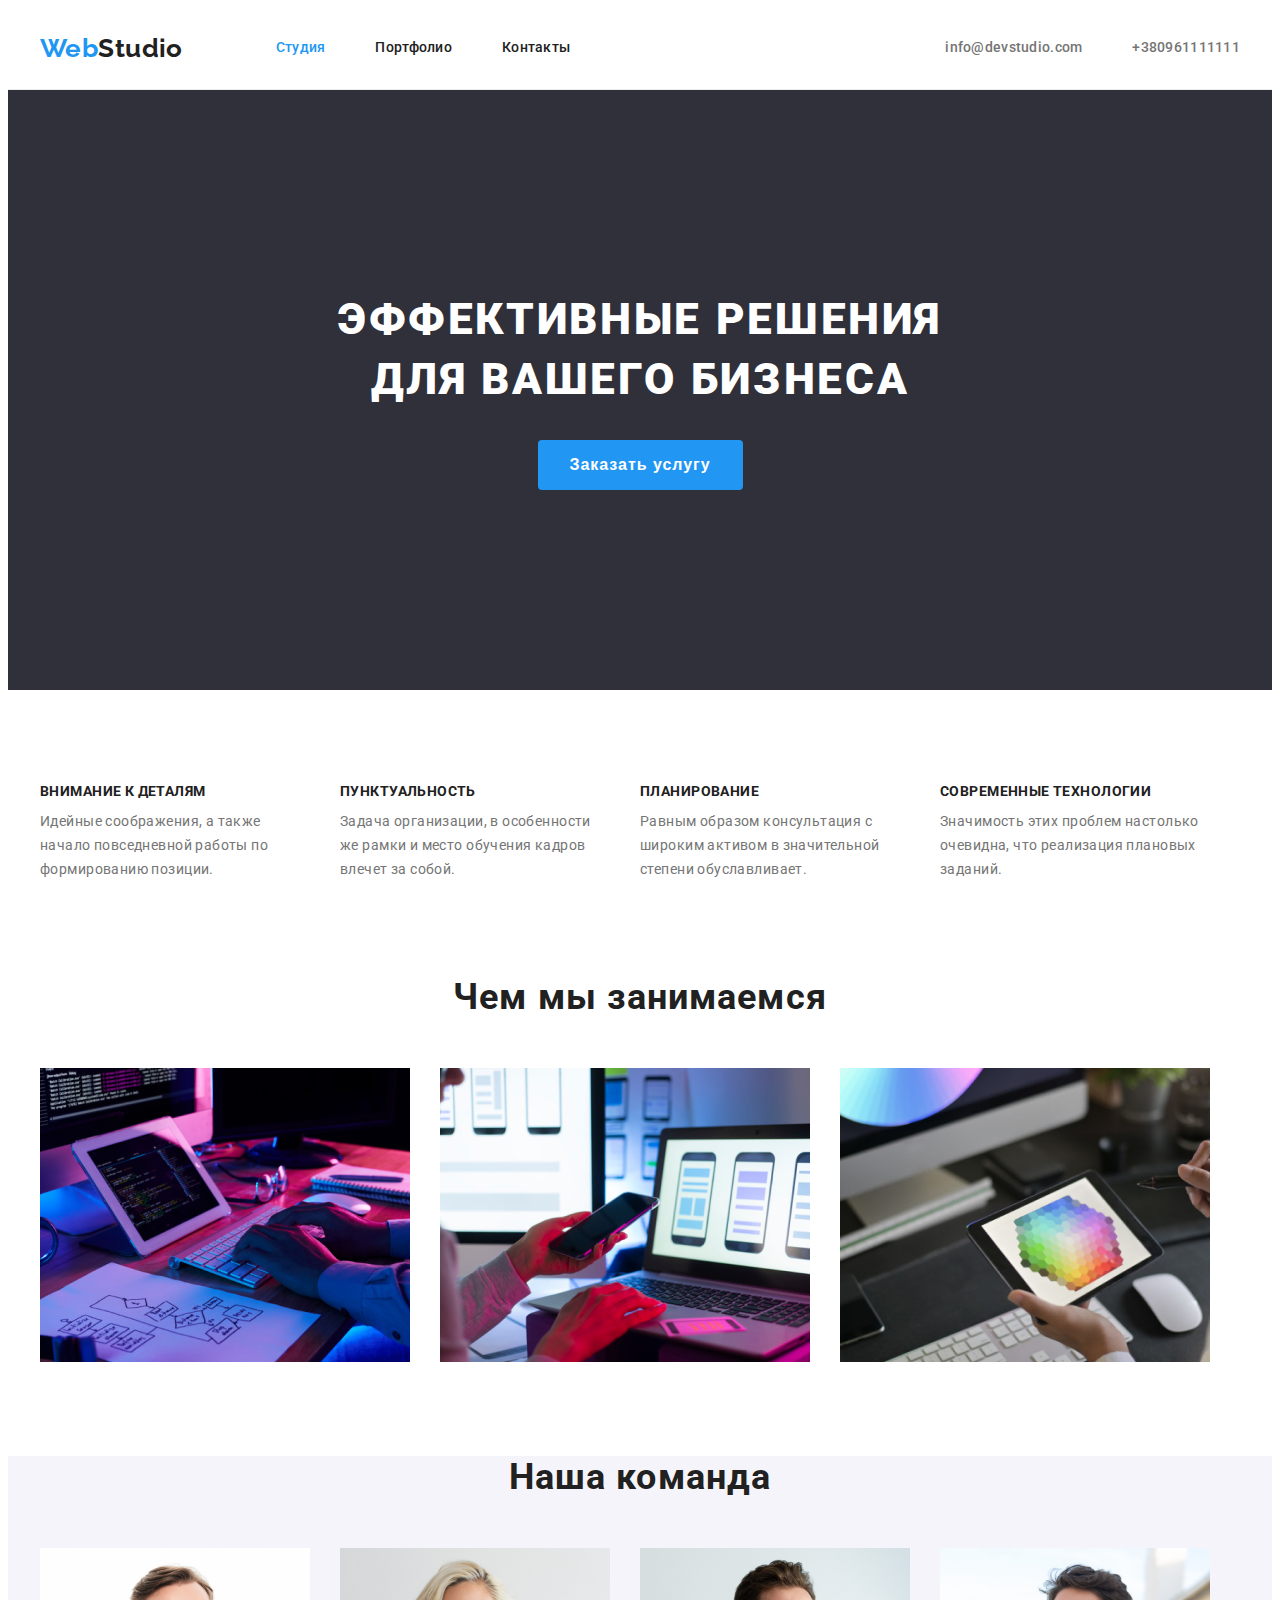
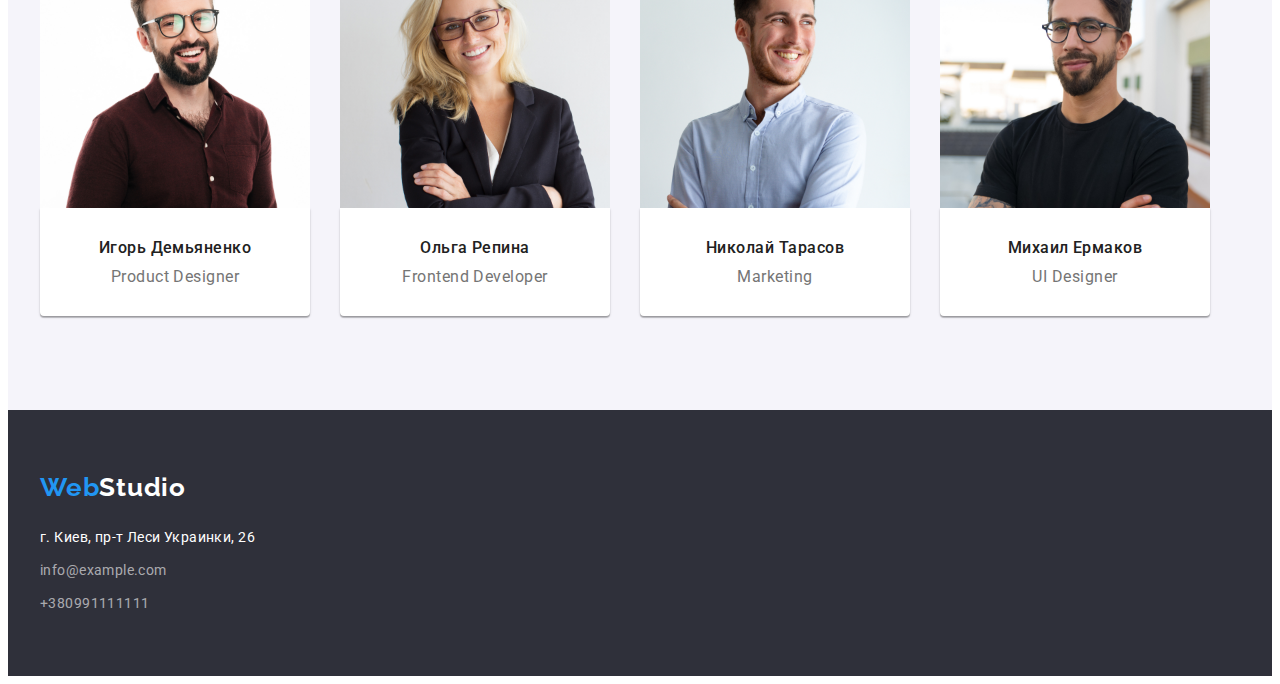
<file: index.html>
<!DOCTYPE html>
<html lang="ru">
  <head>
    <meta charset="UTF-8" />
    <meta http-equiv="X-UA-Compatible" content="IE=edge" />
    <meta name="viewport" content="width=device-width, initial-scale=1.0" />
    <title>Document</title>
    <link rel="preconnect" href="https://fonts.googleapis.com" />
    <link rel="preconnect" href="https://fonts.gstatic.com" crossorigin />
    <link
      href="https://fonts.googleapis.com/css2?family=Raleway:wght@700&family=Roboto:wght@400;500;700;900&display=swap"
      rel="stylesheet"
    />
    <link
      rel="stylesheet"
      href="https://cdnjs.cloudflare.com/ajax/libs/modern-normalize/1.1.0/modern-normalize.min.css"
      integrity="sha512-wpPYUAdjBVSE4KJnH1VR1HeZfpl1ub8YT/NKx4PuQ5NmX2tKuGu6U/JRp5y+Y8XG2tV+wKQpNHVUX03MfMFn9Q=="
      crossorigin="anonymous"
      referrerpolicy="no-referrer"
    />

    <link rel="stylesheet" href="./css/style.css" />
  </head>
  <body>
    <header class="site-header">
      <div class="container header-container">
        <nav class="header-nav">
          <a href="./index.html" class="logo link"><span class="colortext"> Web</span>Studio </a>
          <ul class="site-nav">
            <li><a href="./index.html" class="link current">Студия</a></li>
            <li><a href="./portfolio.index.html" class="link">Портфолио</a></li>
            <li><a href="./index.html" class="link">Контакты</a></li>
          </ul>
        </nav>
        <ul class="adress-list">
          <li сlass="adress-item">
            <a href="mailto:info@devstudio.com" class="link link-mail">info@devstudio.com</a>
          </li>
          <li сlass="adress-item">
            <a href="tel:+380961111111" class="link link-phone">+380961111111</a>
          </li>
        </ul>
      </div>
    </header>
    <main>
      <section class="hero">
        <div class="container">
          <h1 class="hero-title">Эффективные решения для вашего бизнеса</h1>
          <button type="button" class="button">Заказать услугу</button>
        </div>
      </section>
      <section class="features section">
        <div class="container">
          <h2 class="visually-hidden">Особенности</h2>
          <ul class="features-list">
            <li>
              <h3 class="title">Внимание к деталям</h3>
              <p class="text">
                Идейные соображения, а также начало повседневной работы по формированию позиции.
              </p>
            </li>
            <li>
              <h3 class="title">Пунктуальность</h3>
              <p class="text">
                Задача организации, в особенности же рамки и место обучения кадров влечет за собой.
              </p>
            </li>
            <li>
              <h3 class="title">Планирование</h3>
              <p class="text">
                Равным образом консультация с широким активом в значительной степени обуславливает.
              </p>
            </li>
            <li>
              <h3 class="title">Современные технологии</h3>
              <p class="text">
                Значимость этих проблем настолько очевидна, что реализация плановых заданий.
              </p>
            </li>
          </ul>
        </div>
      </section>
      <section class="work section">
        <div class="container">
          <h2 class="work-title">Чем мы занимаемся</h2>
          <ul class="work-list">
            <li>
              <img src="./images/pfoto1.jpg " alt="Пишем код" width="370" />
            </li>
            <li>
              <img src="./images/photo2.jpg" alt="Создаем Приложения" width="370" />
            </li>
            <li>
              <img src="./images/photo3.jpg" alt="Делаем дизайн" width="370" />
            </li>
          </ul>
        </div>
      </section>
      <section class="team section">
        <div class="container">
          <h2 class="team-title">Наша команда</h2>
          <ul class="team-list">
            <li class="item">
              <img src="./images/pfoto1.1.jpg" alt="Сотрудник" width="270" />
              <div class="card-team">
                <h3 class="team-list-title">Игорь Демьяненко</h3>
                <p class="team-text">Product Designer</p>
              </div>
            </li>
            <li class="item">
              <img src="./images/pfoto1.2.jpg" alt="Сотрудник" width="270" />
              <div class="card-team">
                <h3 class="team-list-title">Ольга Репина</h3>
                <p class="team-text">Frontend Developer</p>
              </div>
            </li>
            <li class="item">
              <img src="./images/pfoto1.3.jpg" alt="Сотрудник" width="270" />
              <div class="card-team">
                <h3 class="team-list-title">Николай Тарасов</h3>
                <p class="team-text">Marketing</p>
              </div>
            </li>
            <li class="item">
              <img src="./images/pfoto1.4.jpg" alt="Сотрудник" width="270" />
              <div class="card-team">
                <h3 class="team-list-title">Михаил Ермаков</h3>
                <p class="team-text">UI Designer</p>
              </div>
            </li>
          </ul>
        </div>
      </section>
    </main>
    <footer class="footer">
      <div class="container">
        <a href="./index.html" class="footer-logo link"><span class="colortext">Web</span>Studio</a>
        <address>
          <ul class="footer-list">
            <li class="footer-item">
              <a
                href="https://bit.ly/3pXMvUd"
                target="_blank"
                rel="noopener noreferrer"
                class="adress-link"
              >
                г. Киев, пр-т Леси Украинки, 26</a
              >
            </li>
            <li class="footer-item">
              <a href="mailto:info@example.com" class="footer-mail link">info@example.com</a>
            </li>
            <li class="footer-item">
              <a href="tel:+380991111111" class="footer-phone link">+380991111111</a>
            </li>
          </ul>
        </address>
      </div>
    </footer>
  </body>
</html>
</file>
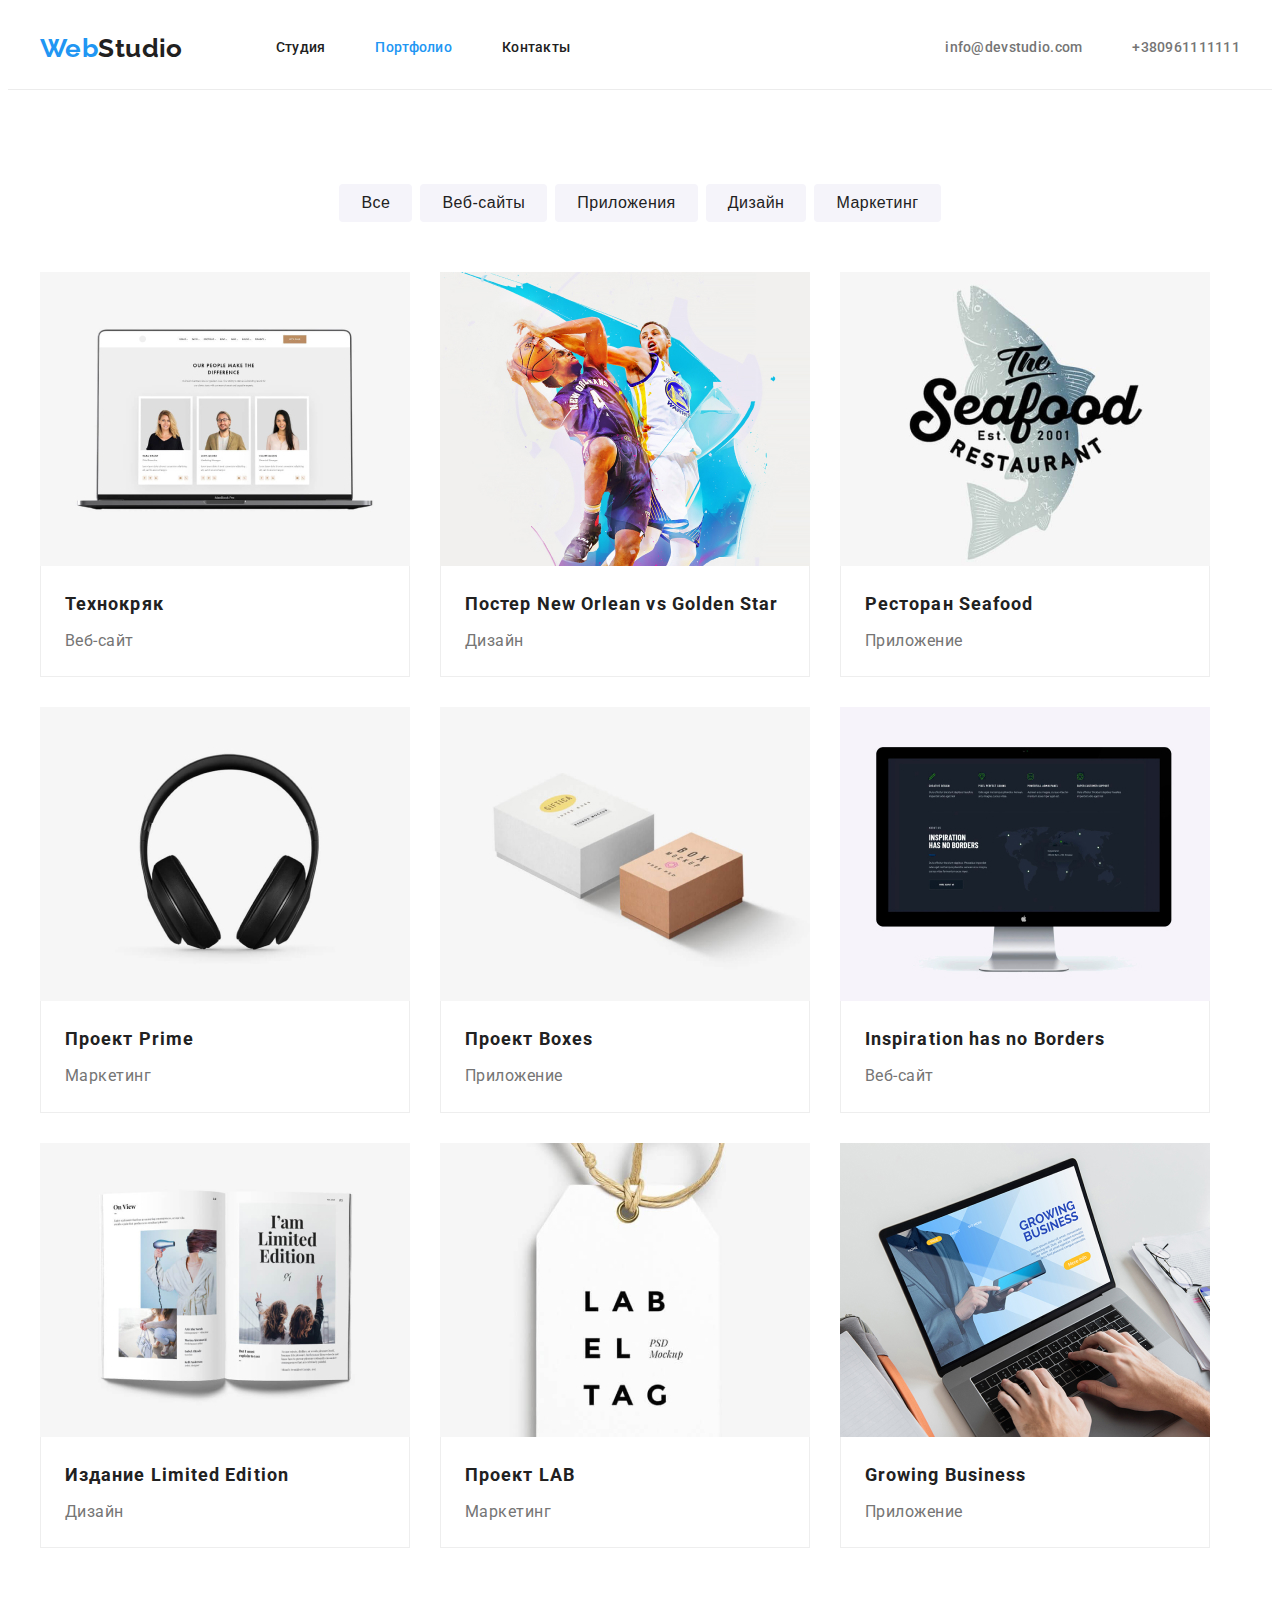
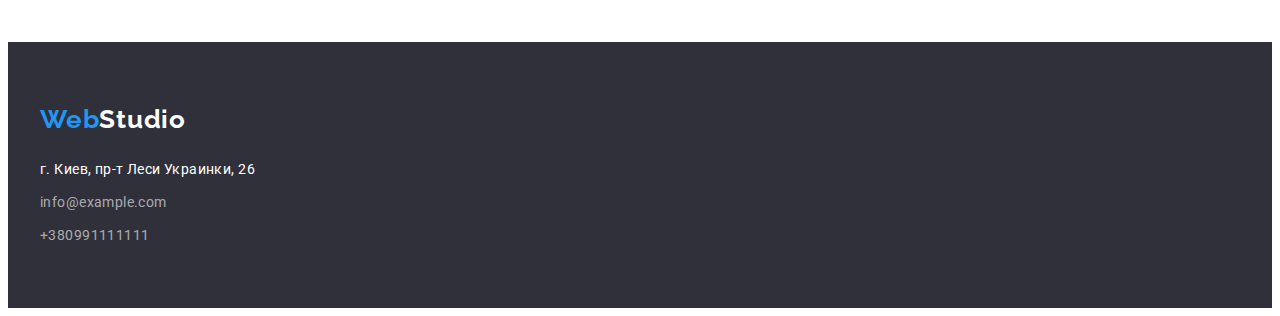
<file: portfolio.index.html>
<!DOCTYPE html>
<html lang="ru">
  <head>
    <meta charset="UTF-8" />
    <meta http-equiv="X-UA-Compatible" content="IE=edge" />
    <meta name="viewport" content="width=device-width, initial-scale=1.0" />
    <title>portfolio</title>
    <link rel="preconnect" href="https://fonts.googleapis.com" />
    <link rel="preconnect" href="https://fonts.gstatic.com" crossorigin />
    <link
      href="https://fonts.googleapis.com/css2?family=Raleway:wght@700&family=Roboto:wght@400;500;700;900&display=swap"
      rel="stylesheet"
    />
    <link
      rel="stylesheet"
      href="https://cdnjs.cloudflare.com/ajax/libs/modern-normalize/1.1.0/modern-normalize.min.css"
      integrity="sha512-wpPYUAdjBVSE4KJnH1VR1HeZfpl1ub8YT/NKx4PuQ5NmX2tKuGu6U/JRp5y+Y8XG2tV+wKQpNHVUX03MfMFn9Q=="
      crossorigin="anonymous"
      referrerpolicy="no-referrer"
    />
    <link rel="stylesheet" href="./index.html" />
    <link rel="stylesheet" href="./css/style.css" />
  </head>

  <body>
    <header class="site-header">
      <div class="container header-container">
        <nav class="header-nav">
          <a href="./index.html" class="logo link"><span class="colortext"> Web</span>Studio </a>
          <ul class="site-nav">
            <li><a href="./index.html" class="link">Студия</a></li>
            <li><a href="./portfolio.index.html" class="link current">Портфолио</a></li>
            <li><a href="./index.html" class="link">Контакты</a></li>
          </ul>
        </nav>
        <ul class="adress-list">
          <li><a href="mailto:info@devstudio.com" class="link link-mail">info@devstudio.com</a></li>
          <li><a href="tel:+380961111111" class="link link-phone">+380961111111</a></li>
        </ul>
      </div>
    </header>
    <main>
      <section class="portfolio section">
        <div class="container">
          <h1 class="visually-hidden">Портфолио</h1>
          <ul class="buttons-list">
            <li class="btn-item">
              <button type="button" class="btn">Все</button>
            </li>
            <li>
              <button type="button" class="btn">Веб-сайты</button>
            </li>
            <li>
              <button type="button" class="btn">Приложения</button>
            </li>
            <li>
              <button type="button" class="btn">Дизайн</button>
            </li>
            <li>
              <button type="button" class="btn">Маркетинг</button>
            </li>
          </ul>
          <ul class="portfolio-list">
            <li class="portfolio-item">
              <a href="#" class="link">
                <img src="./images/portfolio/website.jpg" alt="Веб сайт" width="370" />
                <div class="portfolio-card">
                  <h2 class="portfolio-headline">Технокряк</h2>
                  <p class="text">Веб-сайт</p>
                </div>
              </a>
            </li>
            <li class="portfolio-item">
              <a href="#" class="link">
                <img src="./images/portfolio/desigen.jpg" alt="Дизайн" width="370" />
                <div class="portfolio-card">
                  <h2 class="portfolio-headline">Постер New Orlean vs Golden Star</h2>
                  <p class="text">Дизайн</p>
                </div>
              </a>
            </li>
            <li class="portfolio-item">
              <a href="#" class="link">
                <img
                  src="./images/portfolio/namerestuarant.jpg"
                  alt="Название ресторана"
                  width="370"
                />
                <div class="portfolio-card">
                  <h2 class="portfolio-headline">Ресторан Seafood</h2>
                  <p class="text">Приложение</p>
                </div>
              </a>
            </li>
            <li class="portfolio-item">
              <a href="#" class="link">
                <img src="./images/portfolio/headphone.jpg" alt="Наушники" width="370" />
                <div class="portfolio-card">
                  <h2 class="portfolio-headline">Проект Prime</h2>
                  <p class="text">Маркетинг</p>
                </div>
              </a>
            </li>
            <li class="portfolio-item">
              <a href="#" class="link">
                <img src="./images/portfolio/box.jpg" alt="Коробки" width="370" />
                <div class="portfolio-card">
                  <h2 class="portfolio-headline">Проект Boxes</h2>
                  <p class="text">Приложение</p>
                </div>
              </a>
            </li>
            <li class="portfolio-item">
              <a href="#" class="link">
                <img src="./images/portfolio/webbordes.jpg" alt="Веб-сайт" width="370" />
                <div class="portfolio-card">
                  <h2 class="portfolio-headline">Inspiration has no Borders</h2>
                  <p class="text">Веб-сайт</p>
                </div>
              </a>
            </li>
            <li class="portfolio-item">
              <a href="#" class="link">
                <img src="./images/portfolio/desigen2.jpg" alt="Дизайн книги" width="370" />
                <div class="portfolio-card">
                  <h2 class="portfolio-headline">Издание Limited Edition</h2>
                  <p class="text">Дизайн</p>
                </div>
              </a>
            </li>
            <li class="portfolio-item">
              <a href="#" class="link">
                <img src="./images/portfolio/lab.jpg" alt="Проект" width="370" />
                <div class="portfolio-card">
                  <h2 class="portfolio-headline">Проект LAB</h2>
                  <p class="text">Маркетинг</p>
                </div>
              </a>
            </li>
            <li class="portfolio-item">
              <a href="#" class="link">
                <img src="./images/portfolio/crowingbisnes.jpg" alt="Рост бизнеса" width="370" />
                <div class="portfolio-card">
                  <h2 class="portfolio-headline">Growing Business</h2>
                  <p class="text">Приложение</p>
                </div>
              </a>
            </li>
          </ul>
        </div>
      </section>
    </main>
    <footer class="footer">
      <div class="container">
        <a href="./index.html" class="footer-logo link"><span class="colortext">Web</span>Studio</a>
        <address>
          <ul class="footer-list">
            <li class="footer-item">
              <a
                href="https://bit.ly/3pXMvUd"
                target="_blank"
                rel="noopener noreferrer"
                class="adress-link"
              >
                г. Киев, пр-т Леси Украинки, 26</a
              >
            </li>
            <li class="footer-item">
              <a href="mailto:info@example.com" class="footer-mail link">info@example.com</a>
            </li>
            <li class="footer-item">
              <a href="tel:+380991111111" class="footer-phone link">+380991111111</a>
            </li>
          </ul>
        </address>
      </div>
    </footer>
  </body>
</html>
</file>
<file: css/style.css>
:root {
  --primery-text-color: #757575;
  --title-text-color: #212121;
  --accent-color: #2196f3;
  --primery-bgc-color: #ffffff;
  --primery-background-color-section: #f5f4fa;
  --color-footer-header: #2f303a;
  --background-color-btn: #188ce8;
  --card-sed-gap: 30px;
  --items: 3;
}
/*другий колір тексту #757575/*/
/*білий колір bgc/ --#FFFFFF*/
/* accent-- #2196F3*/
/*Основний колір текста-- #212121*/

body {
  font-family: Roboto, sans-serif;
  font-size: 14px;
  background-color: var(--primery-bgc-color);
  color: var(--primery-text-color);
  letter-spacing: 0.03em;
}
address {
  font-style: normal;
}
.link,
.adress-link {
  text-decoration: none;
}
ul {
  list-style: none;
  padding: 0;
  margin: 0;
}
h1,
h2,
h3,
h4,
h5,
h6,
p {
  margin: 0;
}
img {
  display: block;
  max-width: 100%;
}
.visually-hidden {
  position: absolute;
  width: 1px;
  height: 1px;
  margin: -1px;
  border: 0;
  padding: 0;
  white-space: nowrap;
  clip-path: inset(100%);
  clip: rect(0 0 0 0);
  overflow: hidden;
}
.container {
  width: 1200px;
  padding-left: 15px;
  padding-right: 15px;
  margin-left: auto;
  margin-right: auto;
}
.section {
  padding-top: 94px;
  padding-bottom: 94px;
}

/*******************************Навігація header****************************/
.site-header {
  border-bottom: 1px solid #ececec;
}

.header-container {
  display: flex;
  align-items: center;
}
.header-nav {
  display: flex;
  margin-right: auto;
}
.logo {
  display: block;
  padding-top: 25px;
  padding-bottom: 25px;

  margin-right: 93px;
  color: var(--title-text-color);
  font-family: Raleway, sans-serif;
  font-weight: 700;
  font-size: 26px;
  line-height: 1.19;
}
.colortext {
  color: var(--accent-color);
}
.site-nav {
  display: flex;
  gap: 50px;
  align-items: center;
}
.site-nav .link {
  display: block;
  padding-top: 32px;
  padding-bottom: 32px;
  color: var(--title-text-color);
  font-weight: 500;
  font-size: 14px;
  line-height: 1.14;
  letter-spacing: 0.02em;
}
.site-nav .link.current {
  color: var(--accent-color);
}
.site-nav .link:hover,
.site-nav .link:focus {
  color: var(--accent-color);
}

.adress-list .link {
  display: block;
  padding-top: 32px;
  padding-bottom: 32px;
  color: var(--primery-text-color);
  font-weight: 500;
  font-size: 14px;
  line-height: 1.14;
  letter-spacing: 0.02em;
}
.adress-list .link:hover,
.adress-list .link:focus {
  color: var(--accent-color);
}
.adress-list {
  display: flex;
  gap: 50px;
}

/********************************************Hero**********************************/
.hero {
  background-color: var(--color-footer-header);
  text-align: center;
  padding: 200px 0;
}
.hero-title {
  margin: 0 auto;
  width: 696px;
  margin-bottom: 30px;
  color: var(--primery-bgc-color);
  font-weight: 900;
  font-size: 44px;
  line-height: 1.36;

  letter-spacing: 0.06em;
  text-transform: uppercase;
}
.button {
  display: inline-block;
  border: none;
  padding: 10px 32px;
  border-radius: 4px;
  background-color: var(--accent-color);
  color: var(--primery-bgc-color);
  cursor: pointer;
  font-weight: 700;
  font-size: 16px;
  line-height: 1.9;

  letter-spacing: 0.06em;
}
.button:hover,
.button:focus {
  background-color: var(--background-color-btn);
}
/*******************************************Features***********************************/
.features-list {
  display: flex;
  gap: 30px;
}
.features-list .title {
  flex-basis: 270px;
  margin-bottom: 10px;
  color: var(--title-text-color);
  font-weight: 700;
  font-size: 14px;
  line-height: 1.14;
  letter-spacing: 0.03em;
  text-transform: uppercase;
}
.features-list .text {
  width: 270px;
  font-size: 14px;
  line-height: 1.71;
  letter-spacing: 0.03em;
}
/*************************************************Section work********************************/
.work {
  padding-top: 0;
}
.work-title,
.team-title {
  margin-bottom: 50px;
  color: var(--title-text-color);
  font-weight: 700;
  font-size: 36px;
  line-height: 1.17;
  text-align: center;
  letter-spacing: 0.03em;
}
.work-list {
  display: flex;
  gap: 30px;
}
/*****************************************************Team**********************************/
.team {
  background-color: var(--primery-background-color-section);
  padding-top: 0;
}
.team-list {
  display: flex;
  gap: var(--card-sed-gap);
}
.card-team {
  padding: 30px 0;
  text-align: center;
  background: var(--primery-bgc-color);
  box-shadow: 0px 1px 3px rgba(0, 0, 0, 0.12), 0px 1px 1px rgba(0, 0, 0, 0.14),
    0px 2px 1px rgba(0, 0, 0, 0.2);
  border-radius: 0px 0px 4px 4px;
}

.team-list-title {
  margin-bottom: 10px;
  color: var(--title-text-color);
  font-weight: 500;
  font-size: 16px;
  line-height: 1.19;
  letter-spacing: 0.03em;
}
.team-text {
  color: var(--primery-text-color);
  font-size: 16px;
  line-height: 1.19;
  letter-spacing: 0.03em;
}
/**********************************************footer*************************************/
.footer {
  background-color: var(--color-footer-header);
  padding: 60px 0;
}
.footer-logo {
  display: block;
  margin-bottom: 20px;
  color: var(--primery-bgc-color);
  font-family: Raleway, sans-serif;
  font-weight: 700;
  font-size: 26px;
  line-height: 1.38;
  letter-spacing: 0.03em;
  text-decoration: none;
}
.footer-item:not(:last-child) {
  margin-bottom: 9px;
}

.footer-list .link,
.adress-link {
  display: block;
  color: rgba(255, 255, 255, 0.6);
  font-weight: 400;
  font-size: 14px;
  line-height: 1.71;
  letter-spacing: 0.03em;
}
address .link:hover,
address .link:focus {
  color: var(--accent-color);
}
.adress-link {
  color: var(--primery-bgc-color);
  margin-top: 0;
}

.adress-link:hover,
.adress-link:focus {
  color: var(--accent-color);
}

/*********************************************Portfolio********************************************/
.btn {
  padding: 6px 22px;
  border-radius: 4px;
  border: none;
  background-color: var(--primery-background-color-section);
  color: var(--title-text-color);
  cursor: pointer;
  font-weight: 500;
  font-size: 16px;
  line-height: 1.62;
  letter-spacing: 0.03em;
}
.buttons-list {
  display: flex;
  gap: 8px;
  justify-content: center;
  margin-bottom: 50px;
}

.btn:hover,
.btn:focus {
  background-color: var(--accent-color);
  color: var(--primery-bgc-color);
}

/*Section-Portfolio*/
.portfolio-list {
  display: flex;
  flex-wrap: wrap;

  gap: var(--card-sed-gap);
}
.portfolio-list > .portfolio-item {
  flex-basis: calc((100%- var(--card-sed-gap) * (var(--items)-1)) / var(--items));

  display: block;
}
.portfolio-item > .link {
  display: block;
}
.portfolio-card {
  padding: 20px 24px;
  border: 1px solid #eeeeee;
  border-top: none;
}
.portfolio-headline {
  margin-bottom: 4px;
  color: var(--title-text-color);
  font-weight: 700;
  font-size: 18px;
  line-height: 2;
  letter-spacing: 0.06em;
}
.portfolio-item .text {
  color: var(--primery-text-color);
  font-size: 16px;
  line-height: 1.9;
  letter-spacing: 0.03em;
}
</file>
